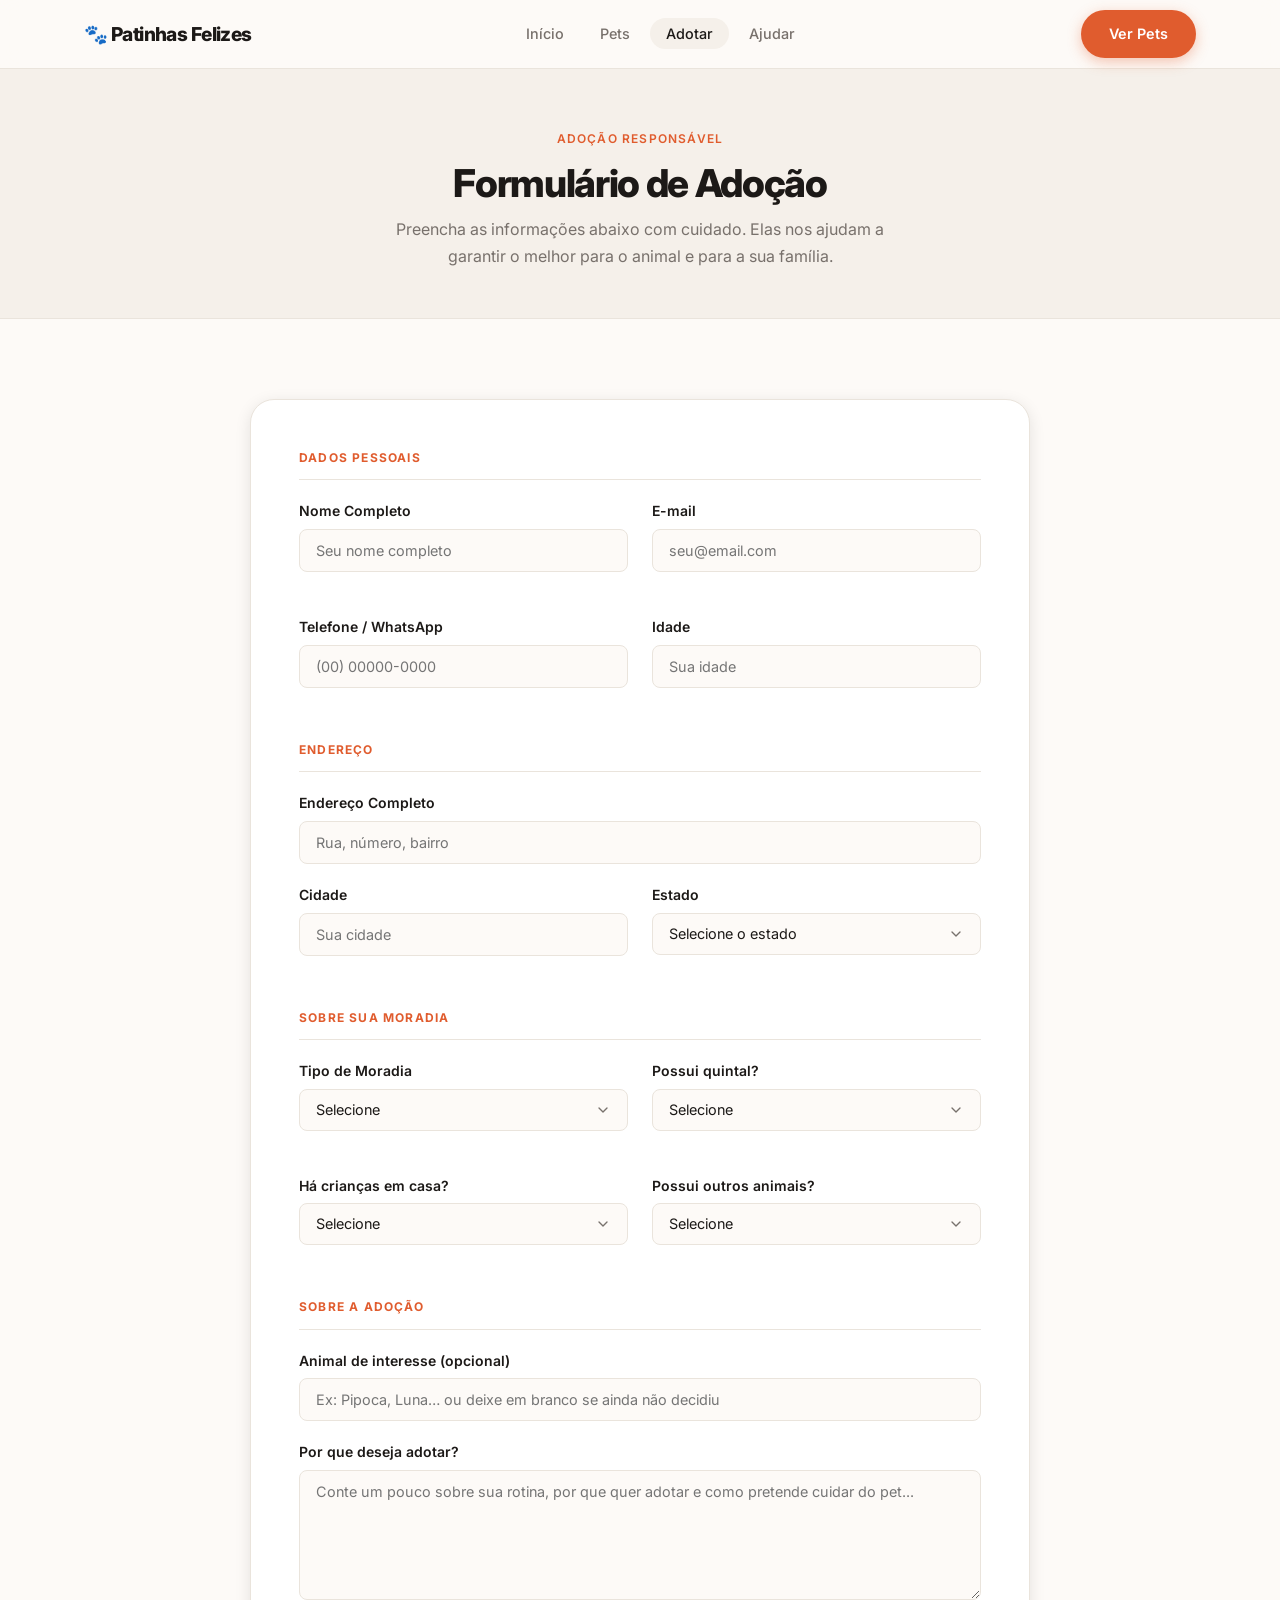
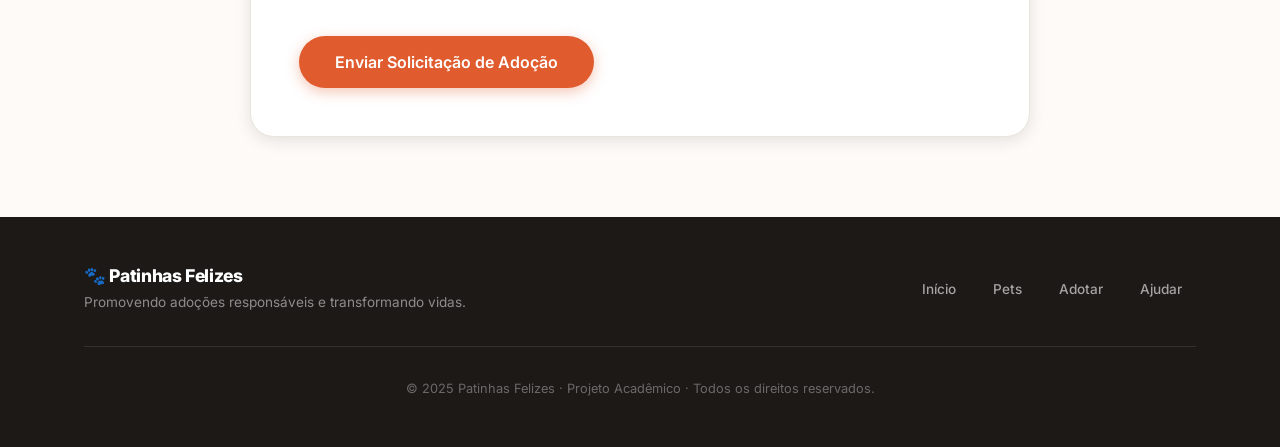
<file: adotar.html>
<!DOCTYPE html>
<html lang="pt-BR">
<head>
    <meta charset="UTF-8">
    <meta name="viewport" content="width=device-width, initial-scale=1.0">
    <title>Formulário de Adoção | Patinhas Felizes</title>
    <meta name="description" content="Preencha o formulário de adoção responsável da Patinhas Felizes e dê um lar a um animal resgatado.">
    <link rel="stylesheet" href="style.css">
    <link rel="preconnect" href="https://fonts.googleapis.com">
    <link rel="preconnect" href="https://fonts.gstatic.com" crossorigin>
    <link href="https://fonts.googleapis.com/css2?family=Inter:wght@300;400;500;600;700;800&display=swap" rel="stylesheet">
</head>
<body>

<!-- ── HEADER ───────────────────────────────────────────── -->
<header>
    <div class="container navbar">

        <a href="index.html" class="logo">
            🐾 Patinhas Felizes
        </a>

        <nav aria-label="Menu principal">
            <ul class="menu">
                <li><a href="index.html">Início</a></li>
                <li><a href="galeria.html">Pets</a></li>
                <li><a href="adotar.html" class="active">Adotar</a></li>
                <li><a href="ajudar.html">Ajudar</a></li>
            </ul>
        </nav>

        <a href="galeria.html" class="btn btn-primary nav-cta">
            Ver Pets
        </a>

    </div>
</header>

<main>

    <!-- ── PAGE HERO ─────────────────────────────────────── -->
    <section class="page-hero">
        <div class="container">
            <span class="eyebrow">Adoção responsável</span>
            <h1>Formulário de Adoção</h1>
            <p>
                Preencha as informações abaixo com cuidado. Elas nos ajudam a
                garantir o melhor para o animal e para a sua família.
            </p>
        </div>
    </section>

    <!-- ── FORMULÁRIO ────────────────────────────────────── -->
    <section class="section">
        <div class="container">

            <div class="form-wrapper">

                <form action="#" method="post" novalidate>

                    <!-- Dados pessoais -->
                    <p class="form-section-title">Dados Pessoais</p>

                    <div class="grid grid-2">

                        <div class="form-group">
                            <label for="nome">Nome Completo</label>
                            <input type="text" id="nome" name="nome" placeholder="Seu nome completo" required>
                        </div>

                        <div class="form-group">
                            <label for="email">E-mail</label>
                            <input type="email" id="email" name="email" placeholder="seu@email.com" required>
                        </div>

                        <div class="form-group">
                            <label for="telefone">Telefone / WhatsApp</label>
                            <input type="tel" id="telefone" name="telefone" placeholder="(00) 00000-0000" required>
                        </div>

                        <div class="form-group">
                            <label for="idade">Idade</label>
                            <input type="number" id="idade" name="idade" placeholder="Sua idade" min="18" max="100" required>
                        </div>

                    </div>

                    <!-- Endereço -->
                    <p class="form-section-title">Endereço</p>

                    <div class="form-group">
                        <label for="endereco">Endereço Completo</label>
                        <input type="text" id="endereco" name="endereco" placeholder="Rua, número, bairro" required>
                    </div>

                    <div class="grid grid-2">

                        <div class="form-group">
                            <label for="cidade">Cidade</label>
                            <input type="text" id="cidade" name="cidade" placeholder="Sua cidade" required>
                        </div>

                        <div class="form-group">
                            <label for="estado">Estado</label>
                            <select id="estado" name="estado" required>
                                <option value="" disabled selected>Selecione o estado</option>
                                <option value="AC">Acre</option>
                                <option value="AL">Alagoas</option>
                                <option value="AP">Amapá</option>
                                <option value="AM">Amazonas</option>
                                <option value="BA">Bahia</option>
                                <option value="CE">Ceará</option>
                                <option value="DF">Distrito Federal</option>
                                <option value="ES">Espírito Santo</option>
                                <option value="GO">Goiás</option>
                                <option value="MA">Maranhão</option>
                                <option value="MT">Mato Grosso</option>
                                <option value="MS">Mato Grosso do Sul</option>
                                <option value="MG">Minas Gerais</option>
                                <option value="PA">Pará</option>
                                <option value="PB">Paraíba</option>
                                <option value="PR">Paraná</option>
                                <option value="PE">Pernambuco</option>
                                <option value="PI">Piauí</option>
                                <option value="RJ">Rio de Janeiro</option>
                                <option value="RN">Rio Grande do Norte</option>
                                <option value="RS">Rio Grande do Sul</option>
                                <option value="RO">Rondônia</option>
                                <option value="RR">Roraima</option>
                                <option value="SC">Santa Catarina</option>
                                <option value="SP">São Paulo</option>
                                <option value="SE">Sergipe</option>
                                <option value="TO">Tocantins</option>
                            </select>
                        </div>

                    </div>

                    <!-- Moradia -->
                    <p class="form-section-title">Sobre sua Moradia</p>

                    <div class="grid grid-2">

                        <div class="form-group">
                            <label for="moradia">Tipo de Moradia</label>
                            <select id="moradia" name="moradia" required>
                                <option value="" disabled selected>Selecione</option>
                                <option value="casa">Casa</option>
                                <option value="apartamento">Apartamento</option>
                                <option value="sitio">Sítio</option>
                                <option value="chacara">Chácara</option>
                            </select>
                        </div>

                        <div class="form-group">
                            <label for="quintal">Possui quintal?</label>
                            <select id="quintal" name="quintal" required>
                                <option value="" disabled selected>Selecione</option>
                                <option value="sim-cercado">Sim, cercado</option>
                                <option value="sim-parcial">Sim, parcialmente cercado</option>
                                <option value="nao">Não</option>
                            </select>
                        </div>

                        <div class="form-group">
                            <label for="criancas">Há crianças em casa?</label>
                            <select id="criancas" name="criancas" required>
                                <option value="" disabled selected>Selecione</option>
                                <option value="nao">Não</option>
                                <option value="sim-maiores">Sim, maiores de 8 anos</option>
                                <option value="sim-menores">Sim, menores de 8 anos</option>
                            </select>
                        </div>

                        <div class="form-group">
                            <label for="animais">Possui outros animais?</label>
                            <select id="animais" name="animais" required>
                                <option value="" disabled selected>Selecione</option>
                                <option value="nao">Não</option>
                                <option value="sim-caes">Sim, cães</option>
                                <option value="sim-gatos">Sim, gatos</option>
                                <option value="sim-ambos">Sim, cães e gatos</option>
                                <option value="sim-outros">Sim, outros animais</option>
                            </select>
                        </div>

                    </div>

                    <!-- Motivação -->
                    <p class="form-section-title">Sobre a Adoção</p>

                    <div class="form-group">
                        <label for="pet">Animal de interesse (opcional)</label>
                        <input type="text" id="pet" name="pet" placeholder="Ex: Pipoca, Luna… ou deixe em branco se ainda não decidiu">
                    </div>

                    <div class="form-group">
                        <label for="motivo">Por que deseja adotar?</label>
                        <textarea id="motivo" name="motivo" rows="5" placeholder="Conte um pouco sobre sua rotina, por que quer adotar e como pretende cuidar do pet..." required></textarea>
                    </div>

                    <div class="form-submit">
                        <button type="submit" class="btn btn-primary btn-large">
                            Enviar Solicitação de Adoção
                        </button>
                    </div>

                </form>

            </div>

        </div>
    </section>

</main>

<!-- ── FOOTER ───────────────────────────────────────────── -->
<footer>
    <div class="container">

        <div class="footer-content">

            <div class="footer-brand">
                <h3>🐾 Patinhas Felizes</h3>
                <p>Promovendo adoções responsáveis e transformando vidas.</p>
            </div>

            <nav class="footer-links" aria-label="Links do rodapé">
                <a href="index.html">Início</a>
                <a href="galeria.html">Pets</a>
                <a href="adotar.html">Adotar</a>
                <a href="ajudar.html">Ajudar</a>
            </nav>

        </div>

        <p class="footer-copy">
            © 2025 Patinhas Felizes · Projeto Acadêmico · Todos os direitos reservados.
        </p>

    </div>
</footer>

</body>
</html>
</file>
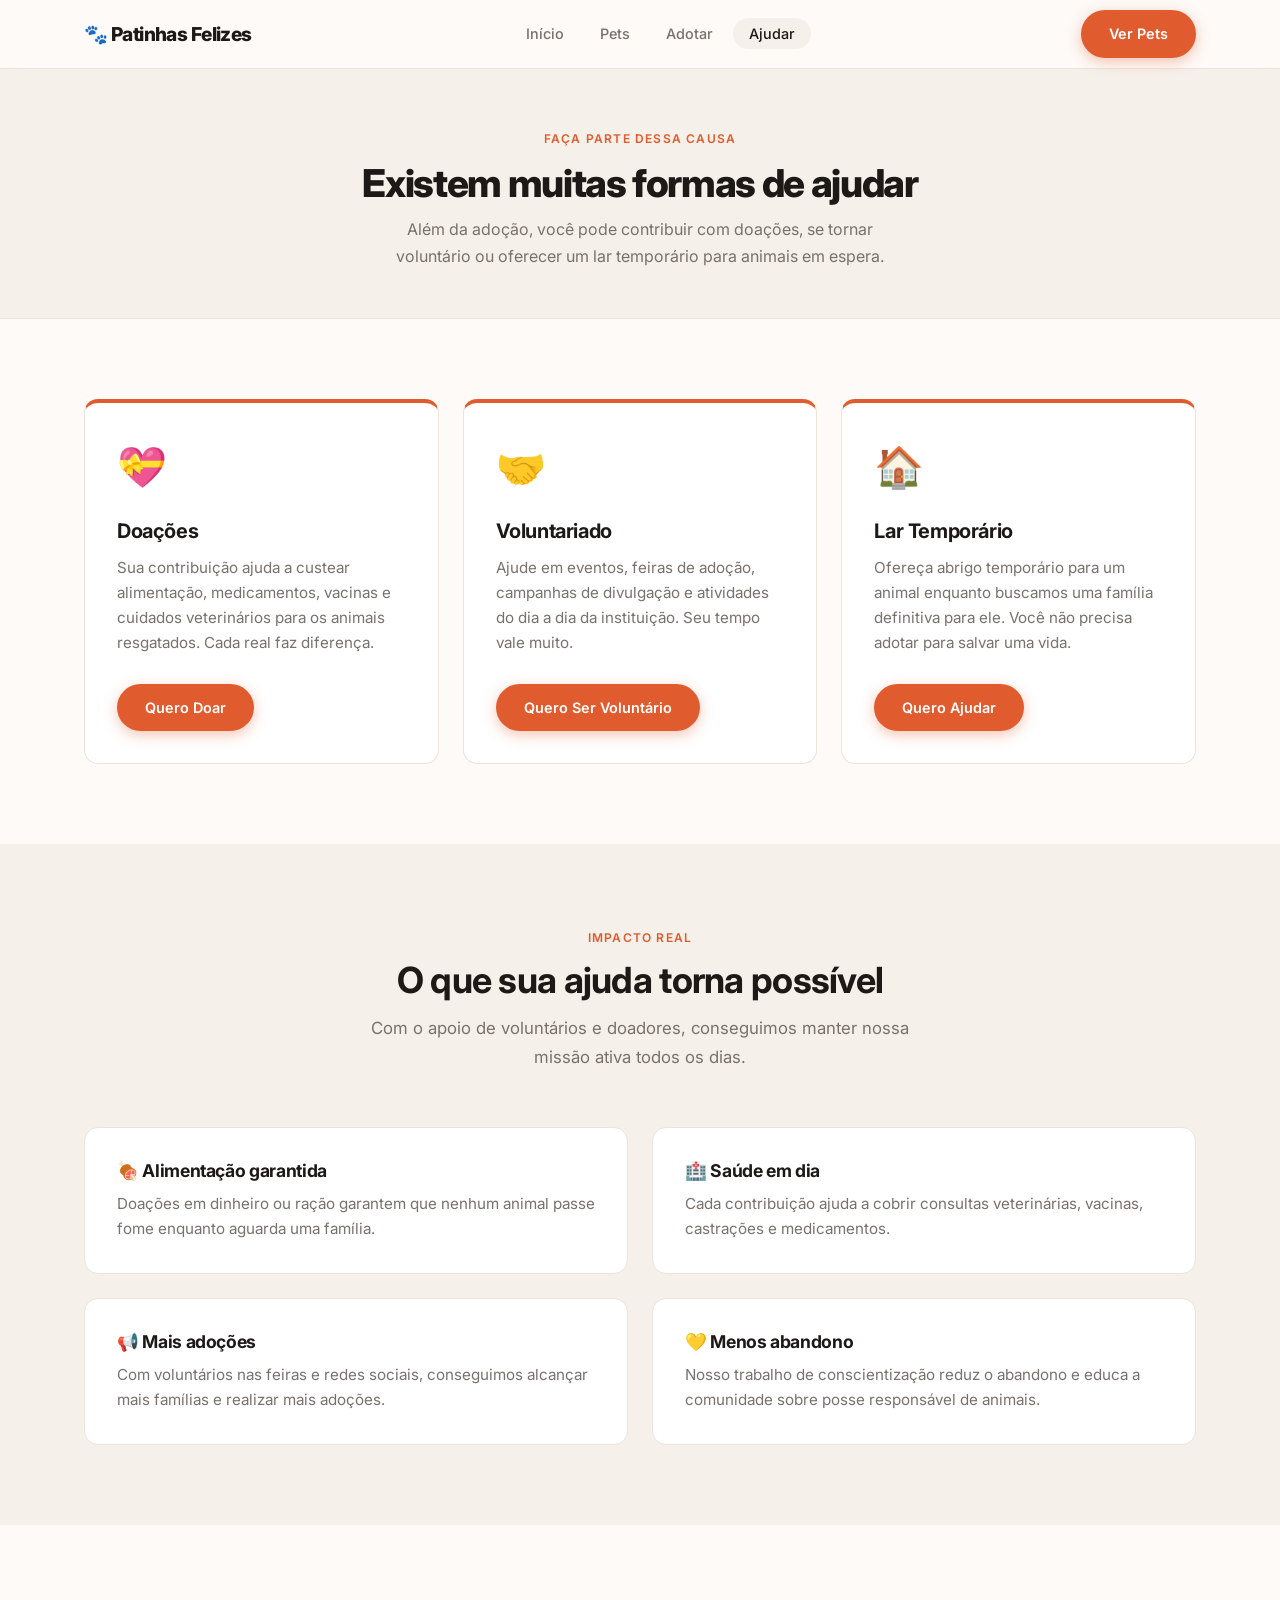
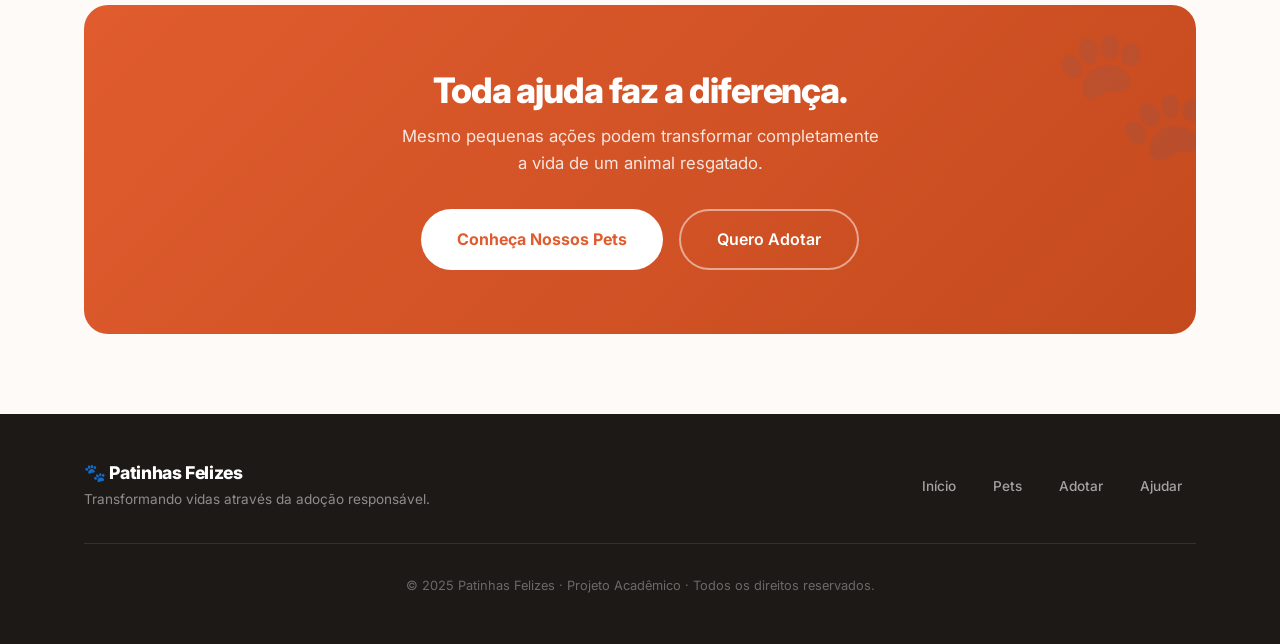
<file: ajudar.html>
<!DOCTYPE html>
<html lang="pt-BR">
<head>
    <meta charset="UTF-8">
    <meta name="viewport" content="width=device-width, initial-scale=1.0">
    <title>Como Ajudar | Patinhas Felizes</title>
    <meta name="description" content="Descubra como você pode ajudar a Patinhas Felizes: doações, voluntariado e lar temporário para animais resgatados.">
    <link rel="stylesheet" href="style.css">
    <link rel="preconnect" href="https://fonts.googleapis.com">
    <link rel="preconnect" href="https://fonts.gstatic.com" crossorigin>
    <link href="https://fonts.googleapis.com/css2?family=Inter:wght@300;400;500;600;700;800&display=swap" rel="stylesheet">
</head>
<body>

<!-- ── HEADER ───────────────────────────────────────────── -->
<header>
    <div class="container navbar">

        <a href="index.html" class="logo">
            🐾 Patinhas Felizes
        </a>

        <nav aria-label="Menu principal">
            <ul class="menu">
                <li><a href="index.html">Início</a></li>
                <li><a href="galeria.html">Pets</a></li>
                <li><a href="adotar.html">Adotar</a></li>
                <li><a href="ajudar.html" class="active">Ajudar</a></li>
            </ul>
        </nav>

        <a href="galeria.html" class="btn btn-primary nav-cta">
            Ver Pets
        </a>

    </div>
</header>

<main>

    <!-- ── PAGE HERO ─────────────────────────────────────── -->
    <section class="page-hero">
        <div class="container">
            <span class="eyebrow">Faça parte dessa causa</span>
            <h1>Existem muitas formas de ajudar</h1>
            <p>
                Além da adoção, você pode contribuir com doações, se tornar
                voluntário ou oferecer um lar temporário para animais em espera.
            </p>
        </div>
    </section>

    <!-- ── CARDS DE AJUDA ────────────────────────────────── -->
    <section class="section">
        <div class="container">

            <div class="grid grid-3">

                <article class="card help-card">
                    <span class="card-icon">💝</span>
                    <h3>Doações</h3>
                    <p>
                        Sua contribuição ajuda a custear alimentação,
                        medicamentos, vacinas e cuidados veterinários
                        para os animais resgatados. Cada real faz diferença.
                    </p>
                    <a href="#" class="btn btn-primary">
                        Quero Doar
                    </a>
                </article>

                <article class="card help-card">
                    <span class="card-icon">🤝</span>
                    <h3>Voluntariado</h3>
                    <p>
                        Ajude em eventos, feiras de adoção, campanhas de
                        divulgação e atividades do dia a dia da instituição.
                        Seu tempo vale muito.
                    </p>
                    <a href="#" class="btn btn-primary">
                        Quero Ser Voluntário
                    </a>
                </article>

                <article class="card help-card">
                    <span class="card-icon">🏠</span>
                    <h3>Lar Temporário</h3>
                    <p>
                        Ofereça abrigo temporário para um animal enquanto
                        buscamos uma família definitiva para ele.
                        Você não precisa adotar para salvar uma vida.
                    </p>
                    <a href="#" class="btn btn-primary">
                        Quero Ajudar
                    </a>
                </article>

            </div>

        </div>
    </section>

    <!-- ── POR QUE AJUDAR ────────────────────────────────── -->
    <section class="section section--alt">
        <div class="container">

            <div class="section-header">
                <span class="eyebrow">Impacto real</span>
                <h2>O que sua ajuda torna possível</h2>
                <p>
                    Com o apoio de voluntários e doadores, conseguimos manter
                    nossa missão ativa todos os dias.
                </p>
            </div>

            <div class="grid grid-2">

                <div class="card">
                    <h3>🍖 Alimentação garantida</h3>
                    <p>
                        Doações em dinheiro ou ração garantem que nenhum animal
                        passe fome enquanto aguarda uma família.
                    </p>
                </div>

                <div class="card">
                    <h3>🏥 Saúde em dia</h3>
                    <p>
                        Cada contribuição ajuda a cobrir consultas veterinárias,
                        vacinas, castrações e medicamentos.
                    </p>
                </div>

                <div class="card">
                    <h3>📢 Mais adoções</h3>
                    <p>
                        Com voluntários nas feiras e redes sociais, conseguimos
                        alcançar mais famílias e realizar mais adoções.
                    </p>
                </div>

                <div class="card">
                    <h3>💛 Menos abandono</h3>
                    <p>
                        Nosso trabalho de conscientização reduz o abandono e
                        educa a comunidade sobre posse responsável de animais.
                    </p>
                </div>

            </div>

        </div>
    </section>

    <!-- ── CTA BANNER ────────────────────────────────────── -->
    <section class="section">
        <div class="container">
            <div class="cta-banner">
                <h2>Toda ajuda faz a diferença.</h2>
                <p>
                    Mesmo pequenas ações podem transformar completamente
                    a vida de um animal resgatado.
                </p>
                <div class="cta-banner-buttons">
                    <a href="galeria.html" class="btn btn-white btn-large">
                        Conheça Nossos Pets
                    </a>
                    <a href="adotar.html" class="btn btn-outline btn-large">
                        Quero Adotar
                    </a>
                </div>
            </div>
        </div>
    </section>

</main>

<!-- ── FOOTER ───────────────────────────────────────────── -->
<footer>
    <div class="container">

        <div class="footer-content">

            <div class="footer-brand">
                <h3>🐾 Patinhas Felizes</h3>
                <p>Transformando vidas através da adoção responsável.</p>
            </div>

            <nav class="footer-links" aria-label="Links do rodapé">
                <a href="index.html">Início</a>
                <a href="galeria.html">Pets</a>
                <a href="adotar.html">Adotar</a>
                <a href="ajudar.html">Ajudar</a>
            </nav>

        </div>

        <p class="footer-copy">
            © 2025 Patinhas Felizes · Projeto Acadêmico · Todos os direitos reservados.
        </p>

    </div>
</footer>

</body>
</html>
</file>
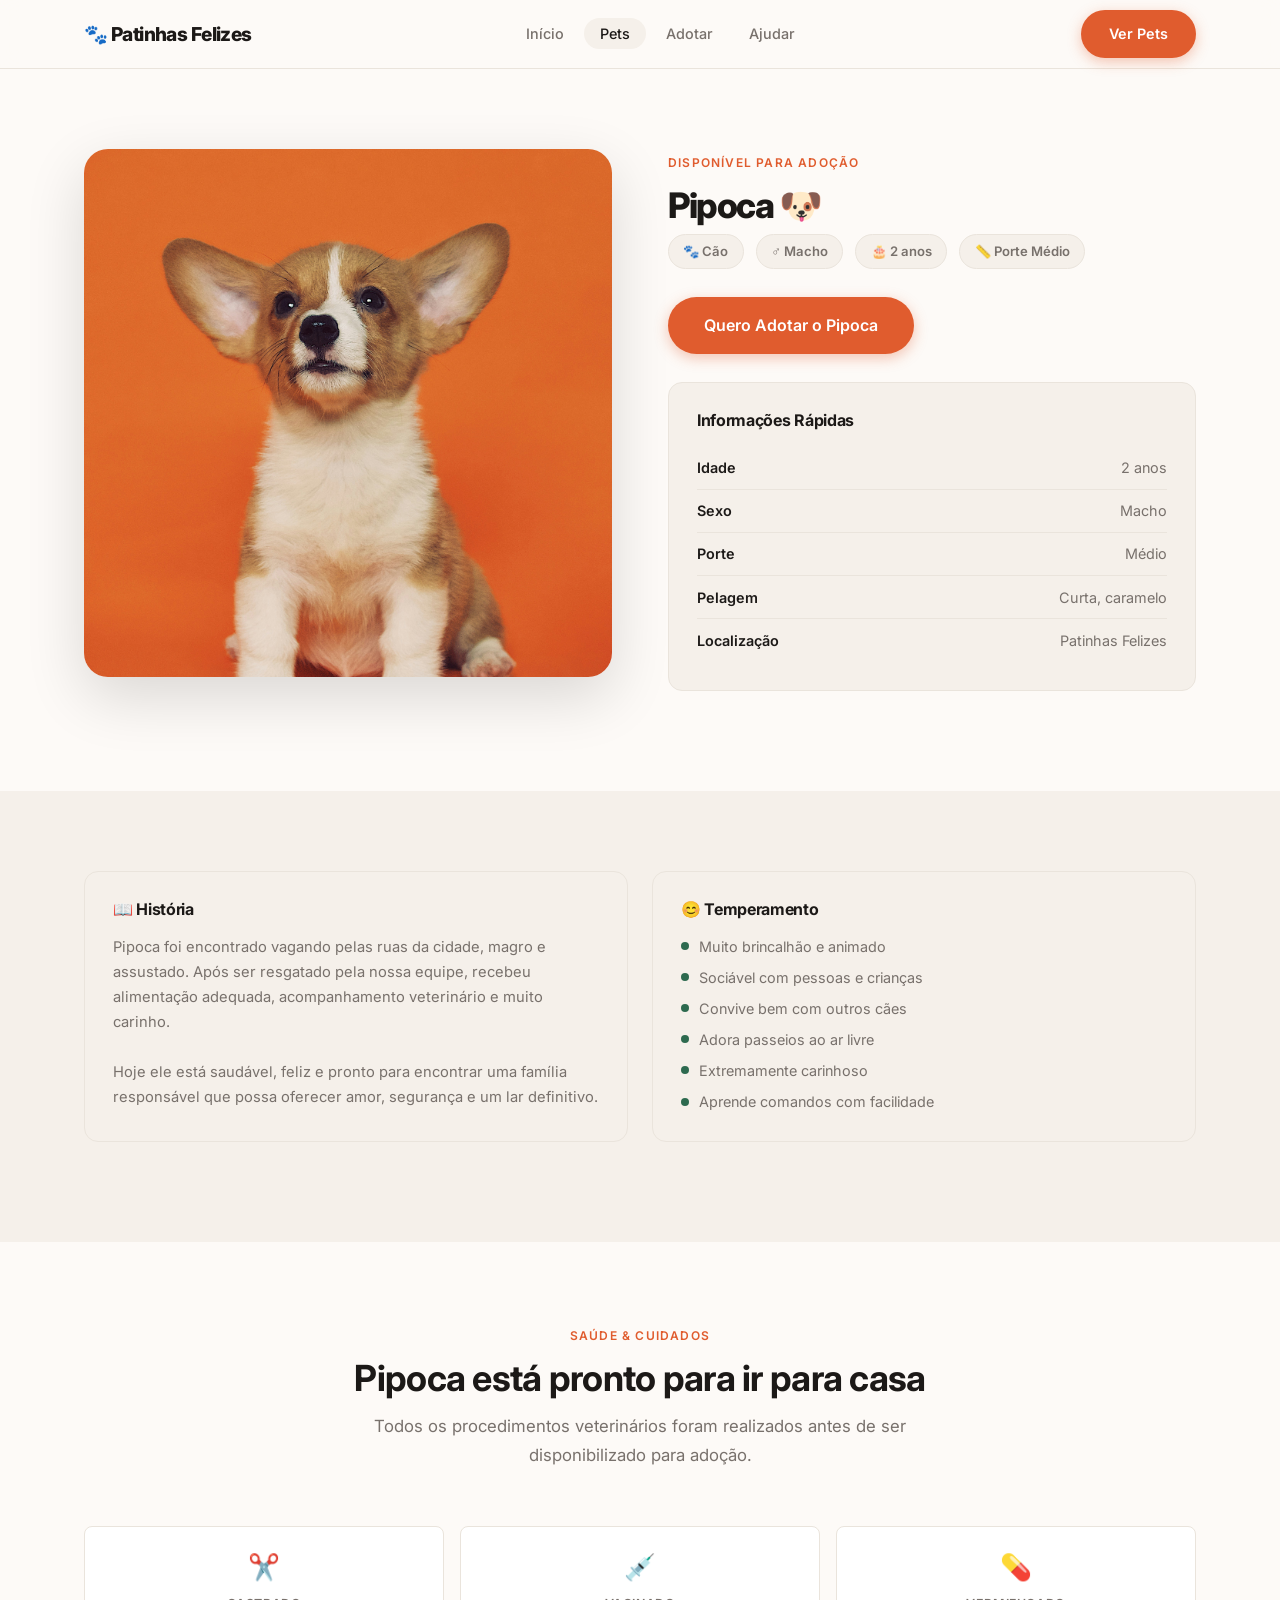
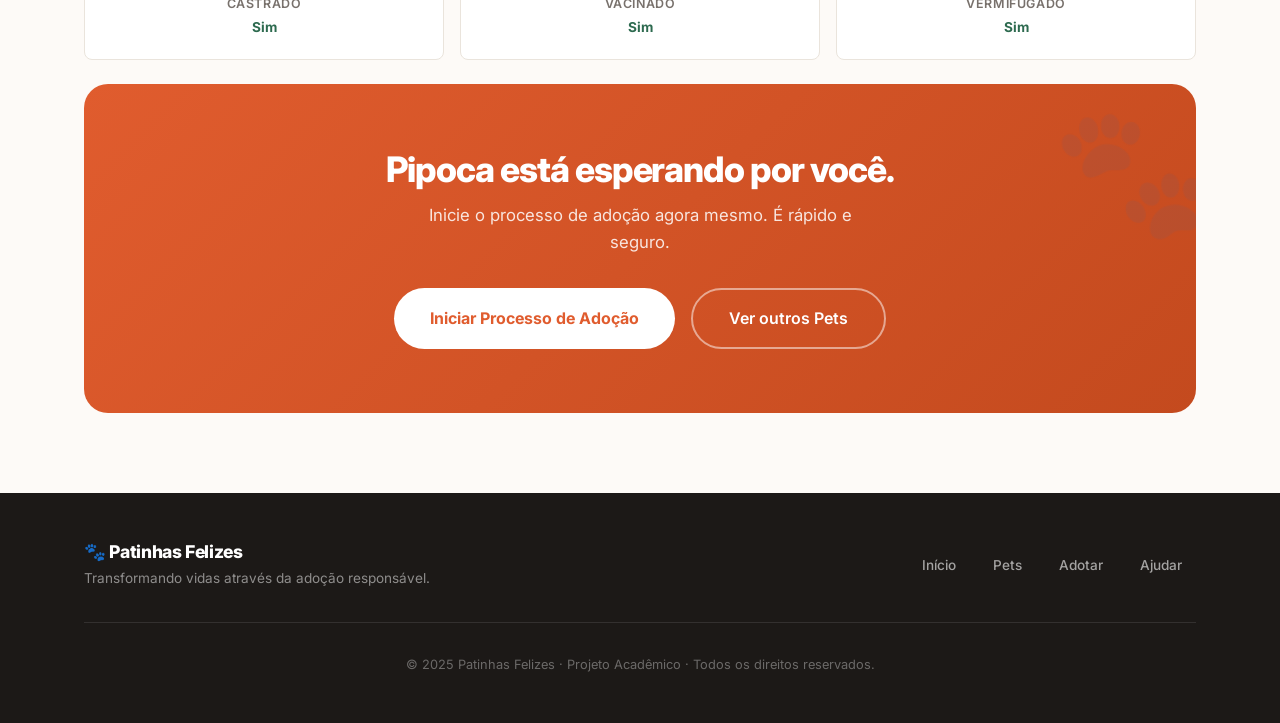
<file: pet.html>
<!DOCTYPE html>
<html lang="pt-BR">
<head>
    <meta charset="UTF-8">
    <meta name="viewport" content="width=device-width, initial-scale=1.0">
    <title>Pipoca | Patinhas Felizes</title>
    <meta name="description" content="Conheça o Pipoca, cão de porte médio disponível para adoção na Patinhas Felizes.">
    <link rel="stylesheet" href="style.css">
    <link rel="preconnect" href="https://fonts.googleapis.com">
    <link rel="preconnect" href="https://fonts.gstatic.com" crossorigin>
    <link href="https://fonts.googleapis.com/css2?family=Inter:wght@300;400;500;600;700;800&display=swap" rel="stylesheet">
</head>
<body>

<!-- ── HEADER ───────────────────────────────────────────── -->
<header>
    <div class="container navbar">

        <a href="index.html" class="logo">
            🐾 Patinhas Felizes
        </a>

        <nav aria-label="Menu principal">
            <ul class="menu">
                <li><a href="index.html">Início</a></li>
                <li><a href="galeria.html" class="active">Pets</a></li>
                <li><a href="adotar.html">Adotar</a></li>
                <li><a href="ajudar.html">Ajudar</a></li>
            </ul>
        </nav>

        <a href="galeria.html" class="btn btn-primary nav-cta">
            Ver Pets
        </a>

    </div>
</header>

<main>

    <!-- ── PERFIL DO PET ──────────────────────────────────── -->
    <section class="section">
        <div class="container">

            <div class="pet-profile">

                <!-- Foto -->
                <div class="pet-profile__photo">
                    <img src="img/pipoca.jpg" alt="Foto do Pipoca">
                </div>

                <!-- Informações -->
                <div class="pet-profile__info">

                    <span class="eyebrow">Disponível para adoção</span>

                    <h1>Pipoca 🐶</h1>

                    <div class="pet-profile__meta">
                        <span class="meta-pill">🐾 Cão</span>
                        <span class="meta-pill">♂ Macho</span>
                        <span class="meta-pill">🎂 2 anos</span>
                        <span class="meta-pill">📏 Porte Médio</span>
                    </div>

                    <a href="adotar.html" class="btn btn-primary btn-large">
                        Quero Adotar o Pipoca
                    </a>

                    <!-- Informações rápidas -->
                    <div class="info-box" style="margin-top: 1.75rem;">
                        <h3>Informações Rápidas</h3>
                        <div class="info-row">
                            <strong>Idade</strong>
                            <span>2 anos</span>
                        </div>
                        <div class="info-row">
                            <strong>Sexo</strong>
                            <span>Macho</span>
                        </div>
                        <div class="info-row">
                            <strong>Porte</strong>
                            <span>Médio</span>
                        </div>
                        <div class="info-row">
                            <strong>Pelagem</strong>
                            <span>Curta, caramelo</span>
                        </div>
                        <div class="info-row">
                            <strong>Localização</strong>
                            <span>Patinhas Felizes</span>
                        </div>
                    </div>

                </div>

            </div>

        </div>
    </section>

    <!-- ── HISTÓRIA E TEMPERAMENTO ──────────────────────── -->
    <section class="section section--alt">
        <div class="container">

            <div class="grid grid-2">

                <div class="info-box">
                    <h3>📖 História</h3>
                    <p>
                        Pipoca foi encontrado vagando pelas ruas da cidade, magro
                        e assustado. Após ser resgatado pela nossa equipe, recebeu
                        alimentação adequada, acompanhamento veterinário e muito carinho.
                    </p>
                    <br>
                    <p>
                        Hoje ele está saudável, feliz e pronto para encontrar uma
                        família responsável que possa oferecer amor, segurança e
                        um lar definitivo.
                    </p>
                </div>

                <div class="info-box">
                    <h3>😊 Temperamento</h3>
                    <div class="trait-list">
                        <div class="trait-item">Muito brincalhão e animado</div>
                        <div class="trait-item">Sociável com pessoas e crianças</div>
                        <div class="trait-item">Convive bem com outros cães</div>
                        <div class="trait-item">Adora passeios ao ar livre</div>
                        <div class="trait-item">Extremamente carinhoso</div>
                        <div class="trait-item">Aprende comandos com facilidade</div>
                    </div>
                </div>

            </div>

        </div>
    </section>

    <!-- ── SAÚDE ──────────────────────────────────────────── -->
    <section class="section">
        <div class="container">

            <div class="section-header">
                <span class="eyebrow">Saúde &amp; Cuidados</span>
                <h2>Pipoca está pronto para ir para casa</h2>
                <p>
                    Todos os procedimentos veterinários foram realizados
                    antes de ser disponibilizado para adoção.
                </p>
            </div>

            <div class="health-grid">

                <div class="health-item">
                    <div class="icon">✂️</div>
                    <div class="health-label">Castrado</div>
                    <div class="health-status">Sim</div>
                </div>

                <div class="health-item">
                    <div class="icon">💉</div>
                    <div class="health-label">Vacinado</div>
                    <div class="health-status">Sim</div>
                </div>

                <div class="health-item">
                    <div class="icon">💊</div>
                    <div class="health-label">Vermifugado</div>
                    <div class="health-status">Sim</div>
                </div>

            </div>

            <div class="cta-banner">
                <h2>Pipoca está esperando por você.</h2>
                <p>
                    Inicie o processo de adoção agora mesmo. É rápido e seguro.
                </p>
                <div class="cta-banner-buttons">
                    <a href="adotar.html" class="btn btn-white btn-large">
                        Iniciar Processo de Adoção
                    </a>
                    <a href="galeria.html" class="btn btn-outline btn-large">
                        Ver outros Pets
                    </a>
                </div>
            </div>

        </div>
    </section>

</main>

<!-- ── FOOTER ───────────────────────────────────────────── -->
<footer>
    <div class="container">

        <div class="footer-content">

            <div class="footer-brand">
                <h3>🐾 Patinhas Felizes</h3>
                <p>Transformando vidas através da adoção responsável.</p>
            </div>

            <nav class="footer-links" aria-label="Links do rodapé">
                <a href="index.html">Início</a>
                <a href="galeria.html">Pets</a>
                <a href="adotar.html">Adotar</a>
                <a href="ajudar.html">Ajudar</a>
            </nav>

        </div>

        <p class="footer-copy">
            © 2025 Patinhas Felizes · Projeto Acadêmico · Todos os direitos reservados.
        </p>

    </div>
</footer>

</body>
</html>
</file>
<file: style.css>
/* ============================================================
   PATINHAS FELIZES — style.css
   Paleta: Terracota calorosa + Creme + Grafite
   Fonte: Inter (Google Fonts)
   Autor: Projeto Acadêmico
   ============================================================ */

/* ── RESET & BASE ─────────────────────────────────────────── */

*, *::before, *::after {
    box-sizing: border-box;
    margin: 0;
    padding: 0;
}

:root {
    /* Paleta principal */
    --primary:       #E05C2E;   /* Terracota vibrante */
    --primary-dark:  #C44A1E;
    --primary-light: #F4815A;

    /* Neutros */
    --bg:            #FDFAF7;   /* Creme quente */
    --bg-section:    #F5F0EA;
    --surface:       #FFFFFF;
    --border:        #EAE4DC;

    /* Texto */
    --text-main:     #1C1917;
    --text-muted:    #78716C;
    --text-light:    #A8A29E;

    /* Destaque / Accent */
    --accent:        #2D6A4F;   /* Verde floresta */
    --accent-light:  #40916C;

    /* Sombras */
    --shadow-sm:  0 1px 3px rgba(0,0,0,.08);
    --shadow-md:  0 4px 16px rgba(0,0,0,.10);
    --shadow-lg:  0 8px 32px rgba(0,0,0,.12);
    --shadow-xl:  0 20px 60px rgba(0,0,0,.14);

    /* Espaçamento */
    --gap:    1.5rem;
    --radius: 14px;
    --radius-sm: 8px;
    --radius-lg: 24px;

    /* Tipografia */
    --font: 'Inter', sans-serif;
}

html {
    font-size: 16px;
    scroll-behavior: smooth;
}

body {
    font-family: var(--font);
    background-color: var(--bg);
    color: var(--text-main);
    line-height: 1.6;
    -webkit-font-smoothing: antialiased;
}

img {
    max-width: 100%;
    display: block;
}

a {
    text-decoration: none;
    color: inherit;
}

ul {
    list-style: none;
}

/* ── UTILIDADES ───────────────────────────────────────────── */

.container {
    width: 100%;
    max-width: 1160px;
    margin: 0 auto;
    padding: 0 1.5rem;
}

.section {
    padding: 5rem 0;
}

.section--alt {
    background-color: var(--bg-section);
}

.section-header {
    text-align: center;
    max-width: 580px;
    margin: 0 auto 3.5rem;
}

.section-header h2 {
    font-size: clamp(1.6rem, 3vw, 2.25rem);
    font-weight: 700;
    color: var(--text-main);
    margin-bottom: 0.75rem;
    letter-spacing: -0.02em;
}

.section-header p {
    font-size: 1.05rem;
    color: var(--text-muted);
    line-height: 1.7;
}

.eyebrow {
    display: inline-block;
    font-size: 0.75rem;
    font-weight: 600;
    letter-spacing: 0.1em;
    text-transform: uppercase;
    color: var(--primary);
    margin-bottom: 0.75rem;
}

/* ── TIPOGRAFIA ───────────────────────────────────────────── */

h1, h2, h3, h4 {
    font-family: var(--font);
    line-height: 1.2;
    letter-spacing: -0.02em;
}

/* ── GRIDS ────────────────────────────────────────────────── */

.grid {
    display: grid;
    gap: var(--gap);
}

.grid-2 { grid-template-columns: repeat(2, 1fr); }
.grid-3 { grid-template-columns: repeat(3, 1fr); }
.grid-4 { grid-template-columns: repeat(4, 1fr); }

/* ── BOTÕES ───────────────────────────────────────────────── */

.btn {
    display: inline-flex;
    align-items: center;
    justify-content: center;
    gap: 0.5rem;
    padding: 0.75rem 1.75rem;
    border-radius: 50px;
    font-family: var(--font);
    font-size: 0.9rem;
    font-weight: 600;
    cursor: pointer;
    border: none;
    transition: all 0.25s ease;
    white-space: nowrap;
}

.btn-primary {
    background-color: var(--primary);
    color: #fff;
    box-shadow: 0 4px 14px rgba(224, 92, 46, 0.35);
}

.btn-primary:hover {
    background-color: var(--primary-dark);
    transform: translateY(-2px);
    box-shadow: 0 6px 20px rgba(224, 92, 46, 0.45);
}

.btn-outline {
    background-color: transparent;
    color: var(--text-main);
    border: 2px solid var(--border);
}

.btn-outline:hover {
    border-color: var(--primary);
    color: var(--primary);
    transform: translateY(-2px);
}

.btn-accent {
    background-color: var(--accent);
    color: #fff;
    box-shadow: 0 4px 14px rgba(45, 106, 79, 0.3);
}

.btn-accent:hover {
    background-color: #245e43;
    transform: translateY(-2px);
    box-shadow: 0 6px 20px rgba(45, 106, 79, 0.4);
}

.btn-large {
    padding: 1rem 2.25rem;
    font-size: 1rem;
}

/* ── CARDS ────────────────────────────────────────────────── */

.card {
    background-color: var(--surface);
    border: 1px solid var(--border);
    border-radius: var(--radius);
    padding: 2rem;
    transition: transform 0.25s ease, box-shadow 0.25s ease;
}

.card:hover {
    transform: translateY(-4px);
    box-shadow: var(--shadow-lg);
}

.card h3 {
    font-size: 1.1rem;
    font-weight: 700;
    margin-bottom: 0.6rem;
    color: var(--text-main);
}

.card p {
    font-size: 0.95rem;
    color: var(--text-muted);
    line-height: 1.65;
}

/* ── BADGE / PILL ─────────────────────────────────────────── */

.badge {
    display: inline-flex;
    align-items: center;
    gap: 0.4rem;
    background-color: rgba(224, 92, 46, 0.1);
    color: var(--primary);
    border: 1px solid rgba(224, 92, 46, 0.2);
    padding: 0.35rem 1rem;
    border-radius: 50px;
    font-size: 0.8rem;
    font-weight: 600;
    margin-bottom: 1.25rem;
}

/* ── HEADER / NAV ─────────────────────────────────────────── */

header {
    position: sticky;
    top: 0;
    z-index: 100;
    background-color: rgba(253, 250, 247, 0.9);
    backdrop-filter: blur(12px);
    -webkit-backdrop-filter: blur(12px);
    border-bottom: 1px solid var(--border);
}

.navbar {
    display: flex;
    align-items: center;
    justify-content: space-between;
    height: 68px;
}

.logo {
    font-size: 1.2rem;
    font-weight: 800;
    color: var(--text-main);
    letter-spacing: -0.03em;
    display: flex;
    align-items: center;
    gap: 0.4rem;
    transition: color 0.2s;
}

.logo:hover {
    color: var(--primary);
}

.menu {
    display: flex;
    align-items: center;
    gap: 0.25rem;
}

.menu li a {
    padding: 0.45rem 1rem;
    font-size: 0.9rem;
    font-weight: 500;
    color: var(--text-muted);
    border-radius: 50px;
    transition: all 0.2s ease;
}

.menu li a:hover,
.menu li a.active {
    color: var(--text-main);
    background-color: var(--bg-section);
}

.nav-cta {
    margin-left: 0.75rem;
}

/* ── HERO ─────────────────────────────────────────────────── */

.hero {
    padding: 5rem 0 4rem;
    overflow: hidden;
}

.hero-content {
    display: grid;
    grid-template-columns: 1fr 1fr;
    gap: 4rem;
    align-items: center;
}

.hero-text h1 {
    font-size: clamp(2rem, 4.5vw, 3.2rem);
    font-weight: 800;
    color: var(--text-main);
    line-height: 1.1;
    margin-bottom: 1.25rem;
    letter-spacing: -0.035em;
}

.hero-text h1 span {
    color: var(--primary);
}

.hero-text p {
    font-size: 1.1rem;
    color: var(--text-muted);
    line-height: 1.75;
    margin-bottom: 2rem;
    max-width: 460px;
}

.hero-buttons {
    display: flex;
    align-items: center;
    gap: 1rem;
    flex-wrap: wrap;
}

.hero-image {
    position: relative;
}

.hero-image img {
    width: 100%;
    aspect-ratio: 4/3;
    object-fit: cover;
    border-radius: var(--radius-lg);
    box-shadow: var(--shadow-xl);
}

/* Decoração da imagem hero */
.hero-image::before {
    content: '';
    position: absolute;
    inset: -12px;
    border: 2px solid rgba(224, 92, 46, 0.2);
    border-radius: calc(var(--radius-lg) + 12px);
    z-index: -1;
}

/* ── ESTATÍSTICAS ─────────────────────────────────────────── */

.stat-card {
    text-align: center;
    padding: 2rem 1.5rem;
    background-color: var(--surface);
    border: 1px solid var(--border);
    border-radius: var(--radius);
    transition: transform 0.25s ease, box-shadow 0.25s ease;
}

.stat-card:hover {
    transform: translateY(-4px);
    box-shadow: var(--shadow-md);
}

.stat-card .number {
    font-size: 2.5rem;
    font-weight: 800;
    color: var(--primary);
    letter-spacing: -0.04em;
    line-height: 1;
    margin-bottom: 0.4rem;
}

.stat-card .label {
    font-size: 0.875rem;
    color: var(--text-muted);
    font-weight: 500;
}

/* ── CARDS DE PETS ────────────────────────────────────────── */

.pet-card {
    padding: 0;
    overflow: hidden;
    border-radius: var(--radius);
    display: flex;
    flex-direction: column;
}

.pet-card:hover {
    transform: translateY(-6px);
    box-shadow: var(--shadow-lg);
}

.pet-card__image {
    position: relative;
    overflow: hidden;
}

.pet-card__image img {
    width: 100%;
    height: 240px;
    object-fit: cover;
    transition: transform 0.4s ease;
}

.pet-card:hover .pet-card__image img {
    transform: scale(1.05);
}

.pet-card__tag {
    position: absolute;
    top: 0.75rem;
    left: 0.75rem;
    background-color: var(--primary);
    color: #fff;
    font-size: 0.7rem;
    font-weight: 700;
    padding: 0.3rem 0.75rem;
    border-radius: 50px;
    text-transform: uppercase;
    letter-spacing: 0.05em;
}

.pet-card__body {
    padding: 1.5rem;
    display: flex;
    flex-direction: column;
    flex: 1;
    gap: 0.5rem;
}

.pet-card__name {
    font-size: 1.2rem;
    font-weight: 700;
    color: var(--text-main);
}

.pet-card__info {
    font-size: 0.85rem;
    color: var(--text-muted);
    font-weight: 500;
}

.pet-card__body .btn {
    margin-top: auto;
    padding-top: 1rem;
    align-self: flex-start;
}

/* ── PERFIL DO PET ────────────────────────────────────────── */

.pet-profile {
    display: grid;
    grid-template-columns: 1fr 1fr;
    gap: 3.5rem;
    align-items: start;
}

.pet-profile__photo {
    position: relative;
    border-radius: var(--radius-lg);
    overflow: hidden;
    box-shadow: var(--shadow-xl);
}

.pet-profile__photo img {
    width: 100%;
    aspect-ratio: 1 / 1;
    object-fit: cover;
}

.pet-profile__info h1 {
    font-size: 2.2rem;
    font-weight: 800;
    margin-bottom: 0.5rem;
    letter-spacing: -0.04em;
}

.pet-profile__meta {
    display: flex;
    gap: 0.75rem;
    flex-wrap: wrap;
    margin-bottom: 1.75rem;
}

.meta-pill {
    display: inline-flex;
    align-items: center;
    gap: 0.3rem;
    background-color: var(--bg-section);
    border: 1px solid var(--border);
    padding: 0.35rem 0.9rem;
    border-radius: 50px;
    font-size: 0.82rem;
    font-weight: 600;
    color: var(--text-muted);
}

.info-box {
    background-color: var(--bg-section);
    border: 1px solid var(--border);
    border-radius: var(--radius);
    padding: 1.75rem;
    margin-bottom: 1.25rem;
}

.info-box h3 {
    font-size: 1rem;
    font-weight: 700;
    margin-bottom: 1rem;
    color: var(--text-main);
}

.info-box p {
    font-size: 0.92rem;
    color: var(--text-muted);
    line-height: 1.7;
}

.info-row {
    display: flex;
    justify-content: space-between;
    align-items: center;
    padding: 0.6rem 0;
    border-bottom: 1px solid var(--border);
    font-size: 0.9rem;
}

.info-row:last-child {
    border-bottom: none;
}

.info-row strong {
    color: var(--text-main);
    font-weight: 600;
}

.info-row span {
    color: var(--text-muted);
}

/* Características do pet */
.trait-list {
    display: flex;
    flex-direction: column;
    gap: 0.5rem;
}

.trait-item {
    display: flex;
    align-items: center;
    gap: 0.6rem;
    font-size: 0.9rem;
    color: var(--text-muted);
}

.trait-item::before {
    content: '';
    width: 8px;
    height: 8px;
    border-radius: 50%;
    background-color: var(--accent);
    flex-shrink: 0;
}

/* Saúde do pet */
.health-grid {
    display: grid;
    grid-template-columns: repeat(3, 1fr);
    gap: 1rem;
    margin-bottom: 1.5rem;
}

.health-item {
    text-align: center;
    background-color: var(--surface);
    border: 1px solid var(--border);
    border-radius: var(--radius-sm);
    padding: 1.25rem 0.75rem;
}

.health-item .icon {
    font-size: 1.6rem;
    margin-bottom: 0.4rem;
}

.health-item .health-label {
    font-size: 0.78rem;
    font-weight: 600;
    color: var(--text-muted);
    text-transform: uppercase;
    letter-spacing: 0.05em;
}

.health-item .health-status {
    font-size: 0.85rem;
    font-weight: 700;
    color: var(--accent);
    margin-top: 0.2rem;
}

/* ── FORMULÁRIO ───────────────────────────────────────────── */

.form-wrapper {
    max-width: 780px;
    margin: 0 auto;
    background-color: var(--surface);
    border: 1px solid var(--border);
    border-radius: var(--radius-lg);
    padding: 3rem;
    box-shadow: var(--shadow-md);
}

.form-section-title {
    font-size: 0.75rem;
    font-weight: 700;
    letter-spacing: 0.1em;
    text-transform: uppercase;
    color: var(--primary);
    border-bottom: 1px solid var(--border);
    padding-bottom: 0.75rem;
    margin: 2rem 0 1.25rem;
}

.form-section-title:first-of-type {
    margin-top: 0;
}

.form-group {
    display: flex;
    flex-direction: column;
    gap: 0.4rem;
    margin-bottom: 1.25rem;
}

.form-group label {
    font-size: 0.875rem;
    font-weight: 600;
    color: var(--text-main);
}

.form-group input,
.form-group select,
.form-group textarea {
    width: 100%;
    padding: 0.75rem 1rem;
    border: 1.5px solid var(--border);
    border-radius: var(--radius-sm);
    font-family: var(--font);
    font-size: 0.9rem;
    color: var(--text-main);
    background-color: var(--bg);
    transition: border-color 0.2s ease, box-shadow 0.2s ease;
    outline: none;
    appearance: none;
}

.form-group input:focus,
.form-group select:focus,
.form-group textarea:focus {
    border-color: var(--primary);
    box-shadow: 0 0 0 3px rgba(224, 92, 46, 0.12);
}

.form-group textarea {
    resize: vertical;
    min-height: 130px;
}

.form-group select {
    background-image: url("data:image/svg+xml,%3Csvg xmlns='http://www.w3.org/2000/svg' width='16' height='16' viewBox='0 0 24 24' fill='none' stroke='%2378716C' stroke-width='2' stroke-linecap='round' stroke-linejoin='round'%3E%3Cpolyline points='6 9 12 15 18 9'%3E%3C/polyline%3E%3C/svg%3E");
    background-repeat: no-repeat;
    background-position: right 1rem center;
    padding-right: 2.5rem;
    cursor: pointer;
}

.form-submit {
    padding-top: 1rem;
}

/* ── PÁGINA AJUDAR ────────────────────────────────────────── */

.help-card {
    border-top: 4px solid var(--primary);
}

.help-card .card-icon {
    font-size: 2.5rem;
    margin-bottom: 1.25rem;
    display: block;
}

.help-card h3 {
    font-size: 1.25rem;
    font-weight: 700;
    margin-bottom: 0.75rem;
}

.help-card p {
    margin-bottom: 1.75rem;
}

/* ── BANNER CTA (notice) ──────────────────────────────────── */

.cta-banner {
    background: linear-gradient(135deg, var(--primary) 0%, var(--primary-dark) 100%);
    border-radius: var(--radius-lg);
    padding: 4rem 3rem;
    text-align: center;
    color: #fff;
    position: relative;
    overflow: hidden;
}

.cta-banner::before {
    content: '🐾';
    position: absolute;
    font-size: 8rem;
    opacity: 0.07;
    top: -1rem;
    right: -1rem;
    pointer-events: none;
}

.cta-banner h2 {
    font-size: clamp(1.6rem, 3vw, 2.2rem);
    font-weight: 800;
    margin-bottom: 0.75rem;
    letter-spacing: -0.03em;
}

.cta-banner p {
    font-size: 1.05rem;
    opacity: 0.85;
    margin-bottom: 2rem;
    max-width: 480px;
    margin-left: auto;
    margin-right: auto;
}

.cta-banner .btn-outline {
    border-color: rgba(255,255,255,0.5);
    color: #fff;
}

.cta-banner .btn-outline:hover {
    border-color: #fff;
    background-color: rgba(255,255,255,0.1);
    color: #fff;
    transform: translateY(-2px);
}

.cta-banner-buttons {
    display: flex;
    gap: 1rem;
    justify-content: center;
    flex-wrap: wrap;
}

.btn-white {
    background-color: #fff;
    color: var(--primary);
    font-weight: 700;
}

.btn-white:hover {
    background-color: rgba(255,255,255,0.9);
    transform: translateY(-2px);
    box-shadow: 0 6px 20px rgba(0,0,0,0.15);
}

/* ── PAGE HERO (páginas internas) ─────────────────────────── */

.page-hero {
    padding: 3.5rem 0 3rem;
    background-color: var(--bg-section);
    border-bottom: 1px solid var(--border);
    text-align: center;
}

.page-hero h1 {
    font-size: clamp(1.8rem, 3vw, 2.5rem);
    font-weight: 800;
    margin-bottom: 0.6rem;
    letter-spacing: -0.035em;
}

.page-hero p {
    font-size: 1rem;
    color: var(--text-muted);
    max-width: 520px;
    margin: 0 auto;
    line-height: 1.7;
}

/* ── FOOTER ───────────────────────────────────────────────── */

footer {
    background-color: var(--text-main);
    color: rgba(255,255,255,0.75);
    padding: 3rem 0;
    margin-top: 0;
}

.footer-content {
    display: flex;
    align-items: center;
    justify-content: space-between;
    gap: 2rem;
    flex-wrap: wrap;
}

.footer-brand h3 {
    font-size: 1.1rem;
    font-weight: 800;
    color: #fff;
    margin-bottom: 0.35rem;
    letter-spacing: -0.02em;
}

.footer-brand p {
    font-size: 0.85rem;
    color: rgba(255,255,255,0.5);
}

.footer-links {
    display: flex;
    gap: 0.5rem;
    flex-wrap: wrap;
}

.footer-links a {
    padding: 0.4rem 0.9rem;
    font-size: 0.85rem;
    font-weight: 500;
    color: rgba(255,255,255,0.6);
    border-radius: 50px;
    transition: all 0.2s ease;
}

.footer-links a:hover {
    color: #fff;
    background-color: rgba(255,255,255,0.1);
}

.footer-copy {
    text-align: center;
    padding-top: 2rem;
    margin-top: 2rem;
    border-top: 1px solid rgba(255,255,255,0.1);
    font-size: 0.8rem;
    color: rgba(255,255,255,0.35);
}

/* ── GALERIA — filtros ────────────────────────────────────── */

.filter-bar {
    display: flex;
    gap: 0.5rem;
    justify-content: center;
    flex-wrap: wrap;
    margin-bottom: 2.5rem;
}

.filter-btn {
    padding: 0.45rem 1.1rem;
    border: 1.5px solid var(--border);
    border-radius: 50px;
    background-color: var(--surface);
    font-family: var(--font);
    font-size: 0.85rem;
    font-weight: 600;
    color: var(--text-muted);
    cursor: pointer;
    transition: all 0.2s ease;
}

.filter-btn:hover,
.filter-btn.active {
    border-color: var(--primary);
    color: var(--primary);
    background-color: rgba(224, 92, 46, 0.06);
}

/* ── RESPONSIVIDADE ───────────────────────────────────────── */

@media (max-width: 1024px) {
    .grid-4 { grid-template-columns: repeat(2, 1fr); }
}

@media (max-width: 768px) {
    .hero-content {
        grid-template-columns: 1fr;
        gap: 2.5rem;
        text-align: center;
    }

    .hero-buttons {
        justify-content: center;
    }

    .hero-text p {
        margin: 0 auto 2rem;
    }

    .hero-image {
        order: -1;
    }

    .hero-image::before {
        display: none;
    }

    .grid-2,
    .grid-3,
    .grid-4 {
        grid-template-columns: 1fr;
    }

    .pet-profile {
        grid-template-columns: 1fr;
        gap: 2rem;
    }

    .health-grid {
        grid-template-columns: repeat(3, 1fr);
    }

    .form-wrapper {
        padding: 2rem 1.25rem;
    }

    .cta-banner {
        padding: 3rem 1.5rem;
    }

    .footer-content {
        flex-direction: column;
        align-items: flex-start;
    }

    .menu li a {
        padding: 0.4rem 0.7rem;
        font-size: 0.82rem;
    }
}

@media (max-width: 480px) {
    .section {
        padding: 3.5rem 0;
    }

    .health-grid {
        grid-template-columns: 1fr 1fr;
    }

    .navbar {
        height: 60px;
    }

    .nav-cta {
        display: none;
    }
}

/* ── ACESSIBILIDADE ───────────────────────────────────────── */

:focus-visible {
    outline: 2px solid var(--primary);
    outline-offset: 3px;
    border-radius: 4px;
}

@media (prefers-reduced-motion: reduce) {
    *, *::before, *::after {
        transition-duration: 0.01ms !important;
        animation-duration: 0.01ms !important;
    }
}
</file>
